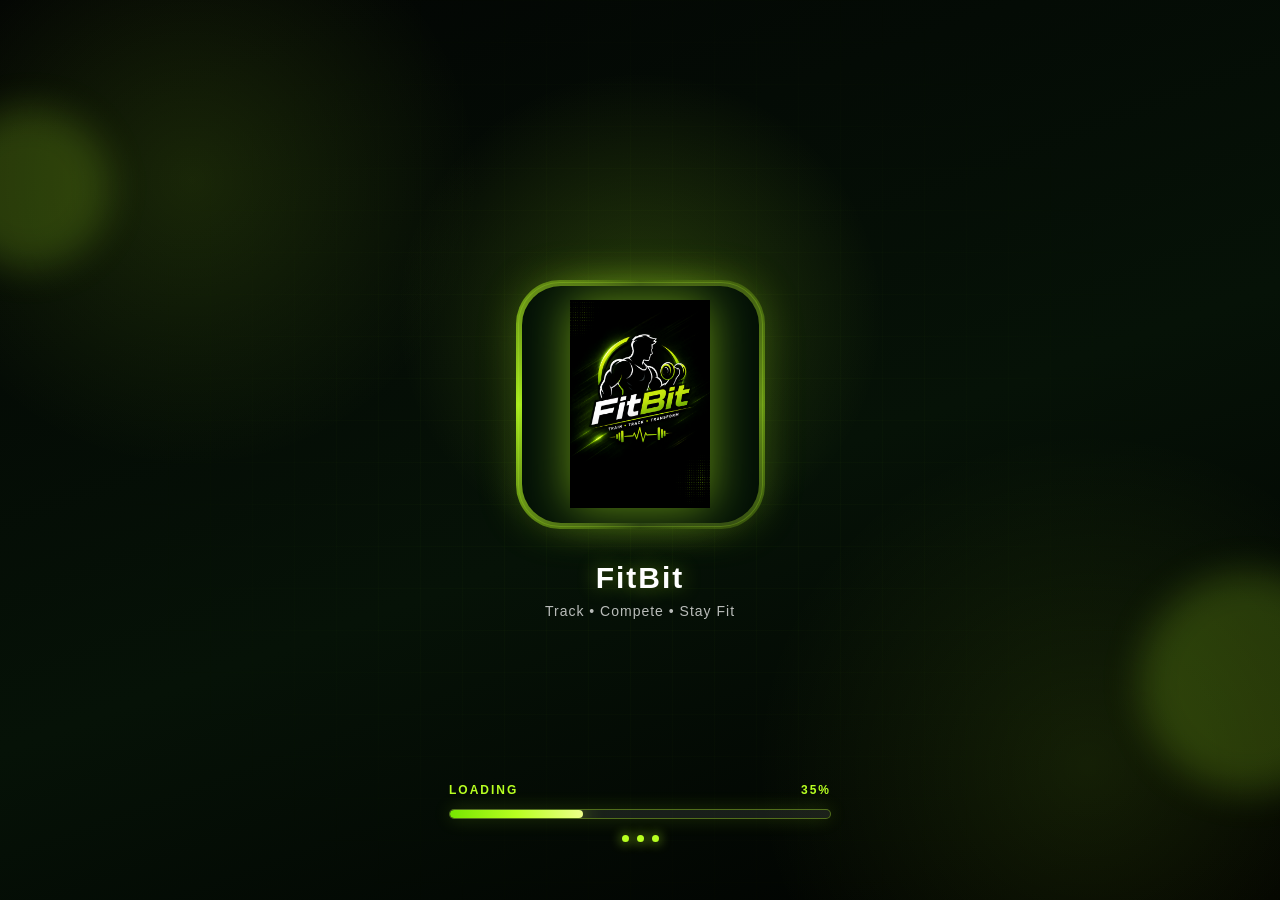
<file: index.html>
<!DOCTYPE html>
<html lang="en">
<head>
  <meta charset="UTF-8">
  <meta name="viewport" content="width=device-width, initial-scale=1.0">
  <title>FitBit Splash</title>

  <style>
    * {
      margin: 0;
      padding: 0;
      box-sizing: border-box;
      font-family: "Poppins", Arial, sans-serif;
    }

    html, body {
      width: 100%;
      height: 100%;
      overflow: hidden;
      background: #020403;
    }

    body {
      display: flex;
      align-items: center;
      justify-content: center;
      color: #fff;
    }

    .splash-screen {
      width: 100%;
      height: 100vh;
      height: 100dvh;
      position: relative;
      overflow: hidden;
      display: flex;
      align-items: center;
      justify-content: center;
      background:
        radial-gradient(circle at 50% 35%, rgba(183,255,33,0.18), transparent 28%),
        radial-gradient(circle at 15% 20%, rgba(183,255,33,0.12), transparent 22%),
        radial-gradient(circle at 85% 85%, rgba(183,255,33,0.10), transparent 25%),
        linear-gradient(160deg, #020403, #061207 55%, #000);
    }

    .orb {
      position: absolute;
      border-radius: 50%;
      background: rgba(183,255,33,0.18);
      filter: blur(18px);
      animation: moveOrb 6s ease-in-out infinite alternate;
    }

    .orb.one {
      width: 160px;
      height: 160px;
      top: 12%;
      left: -50px;
    }

    .orb.two {
      width: 220px;
      height: 220px;
      right: -80px;
      bottom: 12%;
      animation-delay: 1.2s;
    }

    .grid-lines {
      position: absolute;
      inset: 0;
      background-image:
        linear-gradient(rgba(183,255,33,0.06) 1px, transparent 1px),
        linear-gradient(90deg, rgba(183,255,33,0.06) 1px, transparent 1px);
      background-size: 42px 42px;
      mask-image: radial-gradient(circle at center, black 0%, transparent 72%);
      opacity: 0.5;
    }

    .splash-content {
      position: relative;
      z-index: 5;
      width: 100%;
      max-width: 430px;
      min-height: 100%;
      padding: 34px 24px;
      display: flex;
      flex-direction: column;
      align-items: center;
      justify-content: center;
      text-align: center;
    }

    .logo-card {
      width: 245px;
      height: 245px;
      border-radius: 42px;
      display: flex;
      align-items: center;
      justify-content: center;
      background: rgba(255,255,255,0.04);
      border: 1px solid rgba(183,255,33,0.25);
      box-shadow:
        0 0 40px rgba(183,255,33,0.25),
        inset 0 0 35px rgba(183,255,33,0.08);
      backdrop-filter: blur(12px);
      position: relative;
      animation: logoPop 1s ease forwards, floatLogo 3.2s ease-in-out infinite 1s;
    }

    .logo-card::before {
      content: "";
      position: absolute;
      inset: -3px;
      border-radius: 44px;
      background: conic-gradient(
        from 180deg,
        transparent,
        rgba(183,255,33,0.9),
        transparent,
        rgba(183,255,33,0.45),
        transparent
      );
      z-index: -1;
      animation: rotateBorder 4s linear infinite;
    }

    .logo-card::after {
      content: "";
      position: absolute;
      inset: 3px;
      border-radius: 39px;
      background: #031006;
      z-index: -1;
    }

    .logo-card img {
      width: 86%;
      height: 86%;
      object-fit: contain;
      filter: drop-shadow(0 0 24px rgba(183,255,33,0.55));
    }

    .app-name {
      margin-top: 34px;
      font-size: 30px;
      font-weight: 900;
      letter-spacing: 2px;
      color: #ffffff;
      text-shadow: 0 0 20px rgba(183,255,33,0.45);
      animation: fadeUp 0.8s ease forwards 0.4s;
      opacity: 0;
    }

    .tagline {
      margin-top: 8px;
      font-size: 14px;
      color: rgba(255,255,255,0.72);
      letter-spacing: 1px;
      animation: fadeUp 0.8s ease forwards 0.65s;
      opacity: 0;
    }

    .loading-area {
      position: absolute;
      bottom: 58px;
      left: 24px;
      right: 24px;
      animation: fadeUp 0.8s ease forwards 0.9s;
      opacity: 0;
    }

    .loading-top {
      display: flex;
      align-items: center;
      justify-content: space-between;
      margin-bottom: 12px;
      color: #b7ff21;
      font-size: 12px;
      font-weight: 800;
      letter-spacing: 2px;
    }

    .progress-box {
      width: 100%;
      height: 10px;
      border-radius: 999px;
      background: rgba(255,255,255,0.09);
      border: 1px solid rgba(183,255,33,0.35);
      overflow: hidden;
      box-shadow: 0 0 18px rgba(183,255,33,0.18);
    }

    .progress-fill {
      width: 0%;
      height: 100%;
      border-radius: 999px;
      background: linear-gradient(90deg, #77e600, #b7ff21, #ecff8a);
      box-shadow: 0 0 22px rgba(183,255,33,0.9);
      transition: width 0.18s ease;
    }

    .dots {
      margin-top: 16px;
      display: flex;
      justify-content: center;
      gap: 8px;
    }

    .dots span {
      width: 7px;
      height: 7px;
      border-radius: 50%;
      background: #b7ff21;
      box-shadow: 0 0 12px #b7ff21;
      animation: dotPulse 1s ease-in-out infinite;
    }

    .dots span:nth-child(2) {
      animation-delay: 0.15s;
    }

    .dots span:nth-child(3) {
      animation-delay: 0.3s;
    }

    @keyframes logoPop {
      from {
        opacity: 0;
        transform: scale(0.72) rotate(-8deg);
      }
      to {
        opacity: 1;
        transform: scale(1) rotate(0);
      }
    }

    @keyframes floatLogo {
      0%, 100% {
        transform: translateY(0);
      }
      50% {
        transform: translateY(-12px);
      }
    }

    @keyframes rotateBorder {
      to {
        transform: rotate(360deg);
      }
    }

    @keyframes fadeUp {
      from {
        opacity: 0;
        transform: translateY(18px);
      }
      to {
        opacity: 1;
        transform: translateY(0);
      }
    }

    @keyframes moveOrb {
      from {
        transform: translate(0, 0) scale(1);
      }
      to {
        transform: translate(35px, -25px) scale(1.15);
      }
    }

    @keyframes dotPulse {
      0%, 100% {
        opacity: 0.25;
        transform: scale(0.8);
      }
      50% {
        opacity: 1;
        transform: scale(1.25);
      }
    }

    @media (max-width: 480px) {
      .logo-card {
        width: 210px;
        height: 210px;
        border-radius: 36px;
      }

      .app-name {
        font-size: 26px;
      }

      .tagline {
        font-size: 13px;
      }

      .loading-area {
        bottom: 42px;
      }
    }

    @media (max-height: 620px) {
      .logo-card {
        width: 180px;
        height: 180px;
      }

      .app-name {
        margin-top: 22px;
      }

      .loading-area {
        bottom: 28px;
      }
    }
  </style>
</head>

<body>

  <section class="splash-screen">
    <div class="orb one"></div>
    <div class="orb two"></div>
    <div class="grid-lines"></div>

    <div class="splash-content">

      <div class="logo-card">
        <img src="images/flash.png" alt="FitBit Logo">
      </div>

      <h1 class="app-name">FitBit</h1>
      <p class="tagline">Track • Compete • Stay Fit</p>

      <div class="loading-area">
        <div class="loading-top">
          <span>LOADING</span>
          <span id="percentText">0%</span>
        </div>

        <div class="progress-box">
          <div class="progress-fill" id="progressFill"></div>
        </div>

        <div class="dots">
          <span></span>
          <span></span>
          <span></span>
        </div>
      </div>

    </div>
  </section>

  <script>
    const progressFill = document.getElementById("progressFill");
    const percentText = document.getElementById("percentText");

    let progress = 0;

    const interval = setInterval(() => {
      progress += Math.floor(Math.random() * 5) + 2;

      if (progress >= 100) {
        progress = 100;
        clearInterval(interval);

        setTimeout(() => {
          window.location.href = "auth.html";
        }, 450);
      }

      progressFill.style.width = progress + "%";
      percentText.textContent = progress + "%";
    }, 90);
  </script>

</body>
</html>
</file>
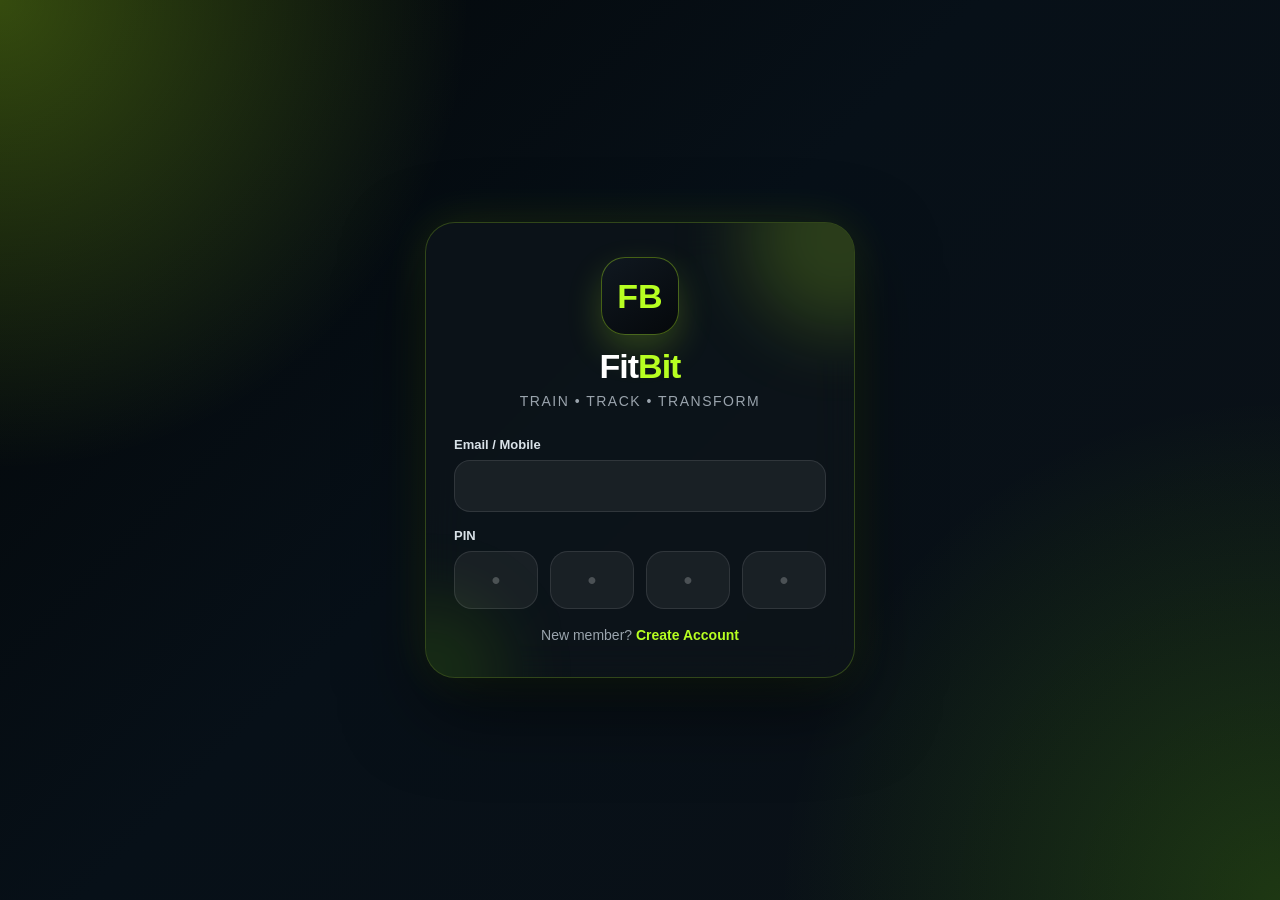
<file: auth.html>
<!DOCTYPE html>
<html lang="en">
<head>
  <meta charset="UTF-8">
  <title>FitBit | Auth</title>
  <meta name="viewport" content="width=device-width, initial-scale=1.0">

  <link rel="stylesheet" href="css/style.css">

  <style>
    :root {
      --dark: #060b0f;
      --card: rgba(13, 20, 26, 0.88);
      --card-2: rgba(255, 255, 255, 0.06);
      --green: #b7ff21;
      --green-2: #73e600;
      --white: #ffffff;
      --muted: #9aa4ad;
      --border: rgba(183, 255, 33, 0.22);
      --shadow: rgba(183, 255, 33, 0.28);
    }

    * {
      box-sizing: border-box;
    }

    body.auth-page {
      margin: 0;
      min-height: 100vh;
      font-family: "Poppins", Arial, sans-serif;
      background:
        radial-gradient(circle at top left, rgba(183,255,33,.28), transparent 30%),
        radial-gradient(circle at bottom right, rgba(115,230,0,.18), transparent 32%),
        linear-gradient(135deg, #030607, #071018 45%, #0b1117);
      display: flex;
      align-items: center;
      justify-content: center;
      padding: 22px;
      color: var(--white);
      overflow-x: hidden;
    }

    .auth-box {
      width: 100%;
      max-width: 430px;
      padding: 34px 28px;
      border-radius: 30px;
      background: var(--card);
      border: 1px solid var(--border);
      box-shadow:
        0 30px 80px rgba(0,0,0,.55),
        0 0 45px rgba(183,255,33,.12);
      backdrop-filter: blur(18px);
      position: relative;
      overflow: hidden;
    }

    .auth-box::before {
      content: "";
      position: absolute;
      width: 190px;
      height: 190px;
      background: rgba(183,255,33,.18);
      border-radius: 50%;
      top: -80px;
      right: -80px;
      filter: blur(35px);
    }

    .auth-box::after {
      content: "";
      position: absolute;
      width: 150px;
      height: 150px;
      background: rgba(115,230,0,.12);
      border-radius: 50%;
      bottom: -70px;
      left: -70px;
      filter: blur(35px);
    }

    .logo,
    form {
      position: relative;
      z-index: 2;
    }

    .logo {
      text-align: center;
      margin-bottom: 28px;
    }

    .app-mark {
      width: 78px;
      height: 78px;
      margin: 0 auto 14px;
      border-radius: 24px;
      background: linear-gradient(145deg, #101820, #05080b);
      border: 1px solid rgba(183,255,33,.35);
      display: flex;
      align-items: center;
      justify-content: center;
      color: var(--green);
      font-size: 34px;
      font-weight: 900;
      box-shadow: 0 15px 35px rgba(183,255,33,.2);
    }

    .logo h1 {
      margin: 0;
      font-size: 34px;
      line-height: 1;
      letter-spacing: -1px;
      color: var(--white);
    }

    .logo h1 span {
      color: var(--green);
    }

    .logo p {
      margin: 10px 0 0;
      color: var(--muted);
      font-size: 14px;
      letter-spacing: 1.5px;
      text-transform: uppercase;
    }

    .form-group {
      margin-bottom: 16px;
    }

    .form-group label {
      display: block;
      margin-bottom: 8px;
      color: #d9e2e8;
      font-size: 13px;
      font-weight: 700;
    }

    .form-group input,
    .form-group select {
      width: 100%;
      height: 52px;
      border-radius: 16px;
      border: 1px solid rgba(255,255,255,.1);
      background: var(--card-2);
      color: var(--white);
      padding: 0 16px;
      outline: none;
      font-size: 15px;
      transition: .25s ease;
    }

    .form-group select option {
      background: #0b1117;
      color: #fff;
    }

    .form-group input:focus,
    .form-group select:focus {
      border-color: var(--green);
      box-shadow: 0 0 0 4px rgba(183,255,33,.12);
      background: rgba(255,255,255,.09);
    }

    .pin-boxes {
      display: grid;
      grid-template-columns: repeat(4, 1fr);
      gap: 12px;
    }

    .pin-boxes input {
      height: 58px;
      padding: 0;
      text-align: center;
      font-size: 24px;
      font-weight: 900;
      letter-spacing: 0;
      border-radius: 18px;
      color: var(--green);
      caret-color: var(--green);
    }

    .pin-boxes input::placeholder {
      color: rgba(255,255,255,.22);
    }

    .pin-boxes input.filled {
      border-color: rgba(183,255,33,.55);
      background: rgba(183,255,33,.09);
      box-shadow: 0 0 0 4px rgba(183,255,33,.08);
    }

    button {
      height: 54px;
      border: 0;
      border-radius: 17px;
      cursor: pointer;
      font-size: 16px;
      font-weight: 900;
      color: #071018;
      background: linear-gradient(135deg, var(--green), var(--green-2));
      box-shadow: 0 16px 35px var(--shadow);
      transition: .25s ease;
    }

    button:hover {
      transform: translateY(-2px);
      box-shadow: 0 20px 45px rgba(183,255,33,.34);
    }

    button:disabled {
      cursor: not-allowed;
      transform: none;
    }

    .login-status {
      display: none;
      text-align: center;
      margin-top: 8px;
      color: var(--green);
      font-size: 14px;
      font-weight: 800;
    }

    .toggle-text {
      text-align: center;
      margin-top: 18px;
      color: var(--muted);
      font-size: 14px;
    }

    .toggle-text span {
      color: var(--green);
      font-weight: 800;
      cursor: pointer;
    }

    .toggle-text span:hover {
      text-decoration: underline;
    }

    @media (max-width: 480px) {
      .auth-box {
        padding: 28px 20px;
        border-radius: 24px;
      }

      .logo h1 {
        font-size: 30px;
      }

      .pin-boxes {
        gap: 10px;
      }

      .pin-boxes input {
        height: 54px;
        font-size: 22px;
      }
    }
  </style>
</head>

<body class="auth-page">

<div class="auth-box">
  <div class="logo">
    <div class="app-mark">FB</div>
    <h1>Fit<span>Bit</span></h1>
    <p>Train • Track • Transform</p>
  </div>

  <form id="loginForm">
    <div class="form-group">
      <label>Email / Mobile</label>
      <input type="text" id="loginId" required>
    </div>

    <div class="form-group">
      <label>PIN</label>

      <div class="pin-boxes" data-target="loginPin">
        <input type="password" inputmode="numeric" pattern="[0-9]*" maxlength="1" placeholder="•">
        <input type="password" inputmode="numeric" pattern="[0-9]*" maxlength="1" placeholder="•">
        <input type="password" inputmode="numeric" pattern="[0-9]*" maxlength="1" placeholder="•">
        <input type="password" inputmode="numeric" pattern="[0-9]*" maxlength="1" placeholder="•">
      </div>

      <input type="hidden" id="loginPin" required>
    </div>

    <p class="login-status" id="loginStatus">Checking PIN...</p>

    <div class="toggle-text">
      New member? <span onclick="toggleAuth()">Create Account</span>
    </div>
  </form>

  <form id="registerForm" style="display:none;">
    <div class="form-group">
      <label>Full Name</label>
      <input type="text" id="regName" required>
    </div>

    <div class="form-group">
      <label>Email</label>
      <input type="email" id="regEmail" required>
    </div>

    <div class="form-group">
      <label>Mobile</label>
      <input type="tel" inputmode="numeric" pattern="[0-9]*" id="regMobile" maxlength="10" required>
    </div>

    <div class="form-group">
      <label>Fitness Goal</label>
      <select id="regGoal">
        <option>Fat Loss</option>
        <option>Muscle Gain</option>
        <option>Strength</option>
        <option>Consistency</option>
        <option>General Fitness</option>
      </select>
    </div>

    <div class="form-group">
      <label>Create 4 Digit PIN</label>

      <div class="pin-boxes" data-target="regPin">
        <input type="password" inputmode="numeric" pattern="[0-9]*" maxlength="1" placeholder="•">
        <input type="password" inputmode="numeric" pattern="[0-9]*" maxlength="1" placeholder="•">
        <input type="password" inputmode="numeric" pattern="[0-9]*" maxlength="1" placeholder="•">
        <input type="password" inputmode="numeric" pattern="[0-9]*" maxlength="1" placeholder="•">
      </div>

      <input type="hidden" id="regPin" required>
    </div>

    <button type="submit" id="registerBtn" style="width:100%">Register</button>

    <div class="toggle-text">
      Already registered? <span onclick="toggleAuth()">Login</span>
    </div>
  </form>
</div>

<script src="js/app.js"></script>

<script>
console.log("✅ Auth page script loaded");

const LOGIN_ID_KEY = "fitbit_last_login_id";

const loginForm = document.getElementById("loginForm");
const registerForm = document.getElementById("registerForm");

const loginId = document.getElementById("loginId");
const loginPin = document.getElementById("loginPin");
const loginStatus = document.getElementById("loginStatus");

const regName = document.getElementById("regName");
const regEmail = document.getElementById("regEmail");
const regMobile = document.getElementById("regMobile");
const regGoal = document.getElementById("regGoal");
const regPin = document.getElementById("regPin");
const registerBtn = document.getElementById("registerBtn");

let isLoggingIn = false;

const savedLoginId = localStorage.getItem(LOGIN_ID_KEY);
if (savedLoginId) {
  loginId.value = savedLoginId;
}

function setupPinBoxes() {
  document.querySelectorAll(".pin-boxes").forEach((group) => {
    const targetId = group.dataset.target;
    const hiddenInput = document.getElementById(targetId);
    const boxes = Array.from(group.querySelectorAll("input"));

    function updatePinValue() {
      hiddenInput.value = boxes.map(box => box.value).join("");

      boxes.forEach(box => {
        box.classList.toggle("filled", box.value !== "");
      });

      if (targetId === "loginPin" && hiddenInput.value.length === 4) {
        autoLogin();
      }
    }

    boxes.forEach((box, index) => {
      box.addEventListener("input", function () {
        this.value = this.value.replace(/\D/g, "").slice(0, 1);

        if (this.value && index < boxes.length - 1) {
          boxes[index + 1].focus();
        }

        updatePinValue();
      });

      box.addEventListener("keydown", function (e) {
        if (e.key === "Backspace" && !this.value && index > 0) {
          boxes[index - 1].focus();
        }

        if (e.key === "ArrowLeft" && index > 0) {
          boxes[index - 1].focus();
        }

        if (e.key === "ArrowRight" && index < boxes.length - 1) {
          boxes[index + 1].focus();
        }
      });

      box.addEventListener("paste", function (e) {
        e.preventDefault();

        const pasted = (e.clipboardData || window.clipboardData)
          .getData("text")
          .replace(/\D/g, "")
          .slice(0, 4);

        pasted.split("").forEach((digit, i) => {
          if (boxes[i]) {
            boxes[i].value = digit;
          }
        });

        updatePinValue();

        const nextIndex = Math.min(pasted.length, boxes.length - 1);
        boxes[nextIndex].focus();
      });
    });
  });
}

function clearPinBoxes(targetId) {
  const group = document.querySelector(`.pin-boxes[data-target="${targetId}"]`);
  const hiddenInput = document.getElementById(targetId);

  if (!group || !hiddenInput) return;

  group.querySelectorAll("input").forEach(input => {
    input.value = "";
    input.classList.remove("filled");
    input.disabled = false;
  });

  hiddenInput.value = "";
}

function disablePinBoxes(targetId, disabled) {
  const group = document.querySelector(`.pin-boxes[data-target="${targetId}"]`);
  if (!group) return;

  group.querySelectorAll("input").forEach(input => {
    input.disabled = disabled;
  });
}

setupPinBoxes();

function toggleAuth() {
  const isLogin = loginForm.style.display !== "none";

  loginForm.style.display = isLogin ? "none" : "block";
  registerForm.style.display = isLogin ? "block" : "none";

  loginForm.reset();
  registerForm.reset();

  clearPinBoxes("loginPin");
  clearPinBoxes("regPin");

  isLoggingIn = false;
  loginStatus.style.display = "none";

  const savedLoginId = localStorage.getItem(LOGIN_ID_KEY);
  if (savedLoginId) {
    loginId.value = savedLoginId;
  }
}

function setButtonLoading(button, loading, text) {
  button.disabled = loading;
  button.textContent = loading ? "Processing..." : text;
  button.style.opacity = loading ? "0.7" : "1";
}

async function autoLogin() {
  if (isLoggingIn) return;

  const loginValue = loginId.value.trim().toLowerCase();
  const pinValue = loginPin.value.trim();

  if (!loginValue || !pinValue) {
    alert("Please enter email/mobile and PIN");
    clearPinBoxes("loginPin");
    return;
  }

  localStorage.setItem(LOGIN_ID_KEY, loginValue);

  if (!/^\d{4}$/.test(pinValue)) {
    alert("PIN must be exactly 4 digits");
    clearPinBoxes("loginPin");
    return;
  }

  isLoggingIn = true;
  loginStatus.textContent = "Checking PIN...";
  loginStatus.style.display = "block";
  disablePinBoxes("loginPin", true);

  try {
    const data = await apiRequest({
      action: "login",
      login_id: loginValue,
      pin: pinValue
    });

    if (data.status === "success" && data.user && data.user.member_id) {
      const saved = saveUser(data.user);

      if (saved) {
        loginStatus.textContent = "Login successful...";
        window.location.replace("dashboard.html");
      } else {
        alert("Login saved failed. Please try again.");
        resetAutoLogin();
      }
    } else {
      alert(data.message || "Invalid login details");
      resetAutoLogin();
    }

  } catch (err) {
    alert("Login failed. Please try again.");
    resetAutoLogin();
  }
}

function resetAutoLogin() {
  isLoggingIn = false;
  loginStatus.style.display = "none";
  clearPinBoxes("loginPin");
  disablePinBoxes("loginPin", false);

  const firstPinBox = document.querySelector('.pin-boxes[data-target="loginPin"] input');
  if (firstPinBox) firstPinBox.focus();
}

loginForm.addEventListener("submit", function (e) {
  e.preventDefault();
});

registerForm.addEventListener("submit", async function (e) {
  e.preventDefault();

  const nameValue = regName.value.trim();
  const emailValue = regEmail.value.trim().toLowerCase();
  const mobileValue = regMobile.value.trim();
  const pinValue = regPin.value.trim();

  if (!nameValue || !emailValue || !mobileValue || !pinValue) {
    alert("Please fill all required fields");
    return;
  }

  if (!/^\d{10}$/.test(mobileValue)) {
    alert("Please enter valid 10 digit mobile number");
    return;
  }

  if (!/^\d{4}$/.test(pinValue)) {
    alert("PIN must be exactly 4 digits");
    return;
  }

  setButtonLoading(registerBtn, true, "Register");

  try {
    const data = await apiRequest({
      action: "register",
      name: nameValue,
      email: emailValue,
      mobile: mobileValue,
      fitness_goal: regGoal.value,
      pin: pinValue
    });

    if (data.status === "success") {
      alert("Registration successful. Please login.");

      localStorage.setItem(LOGIN_ID_KEY, emailValue);

      registerForm.reset();
      clearPinBoxes("regPin");

      registerForm.style.display = "none";
      loginForm.style.display = "block";
      loginId.value = emailValue;
    } else {
      alert(data.message || "Registration failed");
    }

  } catch (err) {
    alert("Registration failed. Please try again.");
  }

  setButtonLoading(registerBtn, false, "Register");
});
</script>

</body>
</html>
</file>
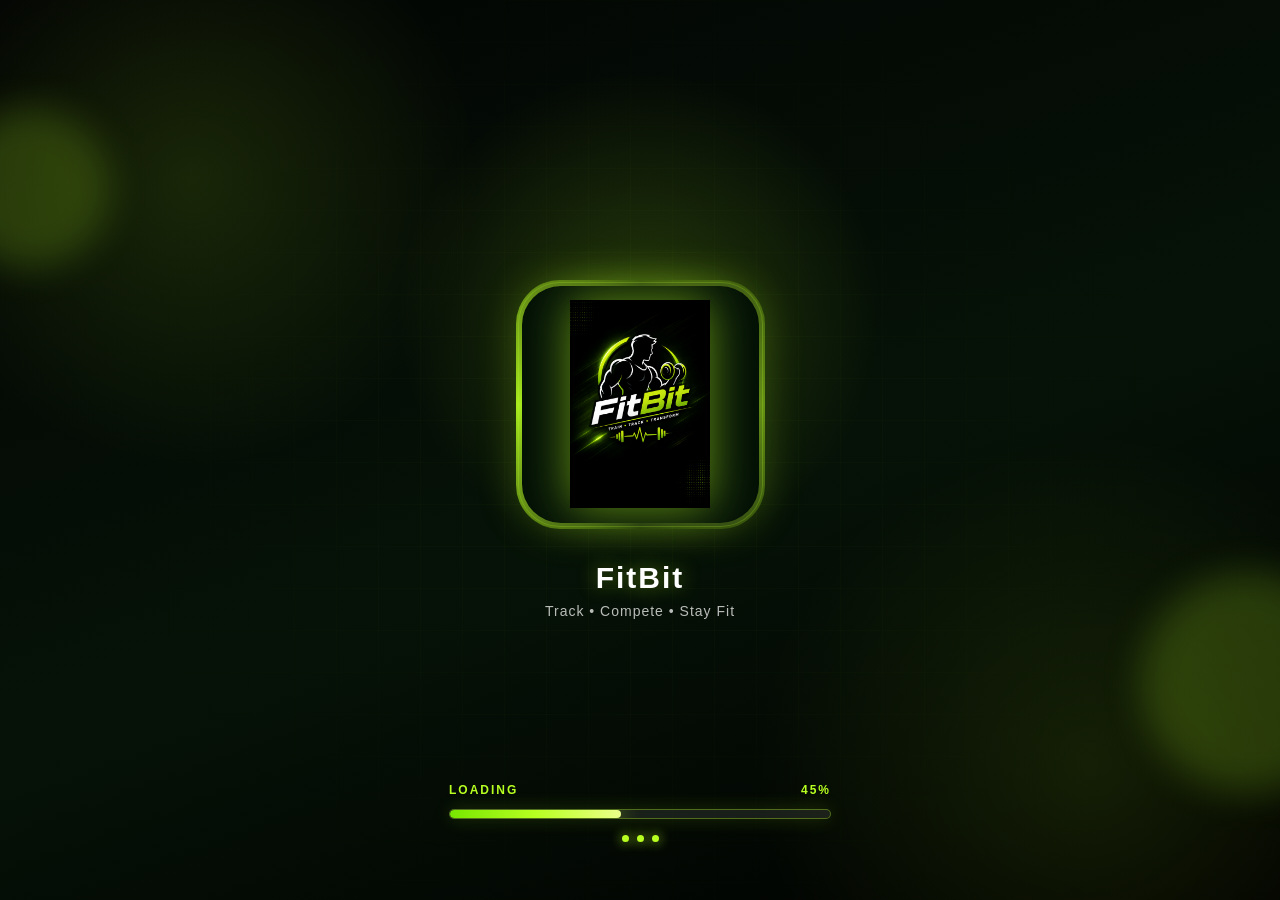
<file: dashboard.html>
<!DOCTYPE html>
<html lang="en">
<head>
  <meta charset="UTF-8">
  <title>Dashboard | FitProof</title>
  <meta name="viewport" content="width=device-width, initial-scale=1.0">
  <link rel="stylesheet" href="css/style.css">
</head>
<body>

<div class="app-layout">

  <button class="mobile-menu" onclick="document.querySelector('.sidebar').classList.toggle('show')">☰ Menu</button>

  <aside class="sidebar">
    <h2>FitProof</h2>
    <a class="active" href="dashboard.html">Dashboard</a>
    <a href="submit-task.html">Submit Daily Task</a>
    <a href="verify-task.html">Verify Tasks</a>
    <a href="leaderboard.html">Leaderboard</a>
    <a href="profile.html">Profile</a>
    <a href="rules.html">Rules</a>
    <a href="#" onclick="logout()">Logout</a>
  </aside>

  <main class="main">

    <div class="topbar">
      <div>
        <h1>Hello, <span data-user-name></span></h1>
        <p>Protect your streak, earn points, and stay away from the Comeback Board 😂</p>
      </div>
      <a href="submit-task.html" class="btn" onclick="showLinkProcessing(this)">Submit Today</a>
    </div>

    <div class="grid grid-4">
      <div class="card stat-card">
        <h3 id="validDays">0</h3>
        <p>Valid Gym Days</p>
      </div>

      <div class="card stat-card streak-card">
        <h3 id="streak">0</h3>
        <p>Current Streak 🔥</p>
      </div>

      <div class="card stat-card">
        <h3 id="points">0</h3>
        <p>Total Points</p>
      </div>

      <div class="card stat-card">
        <h3 id="rank">--</h3>
        <p>Monthly Rank</p>
      </div>
    </div>

    <h2 class="section-title">🔥 Streak Focus</h2>

    <div class="grid grid-2">

      <div class="card highlight-card" id="lowestStreakCard">
        <h3>Loading...</h3>
        <p>Checking lowest streak member...</p>
      </div>

      <div class="card">
        <h3>😂 Friendly Tease</h3>
        <p style="margin:10px 0;color:var(--muted);">
          Send a fun reminder to the lowest streak member. Keep it friendly.
        </p>

        <div class="form-group">
          <label>Select Message</label>
          <select id="teaseMessage">
            <option>Streak dekh ke dumbbells bhi sad ho gaye 😂</option>
            <option>Gym membership hai ya decoration item? 😄</option>
            <option>Bro ka streak rest day pe chala gaya 💀</option>
            <option>Mirror selfie se body nahi banegi champion 😂</option>
            <option>Protein shake ready hai, bas banda missing hai 💪</option>
            <option>Gym bag bhi soch raha hoga: mujhe kab use karoge? 😭</option>
            <option>Consistency ka naam suna hai kabhi? 😂</option>
            <option>Aaj workout kar lo, warna streak aur ego dono down 📉</option>
            <option>Bro ka motivation airplane mode pe hai kya? ✈️</option>
            <option>Leaderboard tumhara wait nahi karega champion 🔥</option>
            <option>Streak zero, excuses hero 😂</option>
            <option>Gym wale bhi pooch rahe: bhai kidhar gayab ho? 😄</option>
            <option>Sofa champion se gym warrior banne ka time aa gaya 💪</option>
            <option>Bro, calories burn karo excuses nahi 🔥</option>
            <option>Comeback nahi kiya toh tease wall permanent ho jayegi 😂</option>
          </select>
        </div>

        <button id="sendTeaseBtn" onclick="sendTeaseToLowest(this)">
  Send Friendly Tease
</button>
      </div>

    </div>

    <h2 class="section-title">🏆 Top Streak Holders</h2>

    <div class="grid grid-3" id="topStreakMembers">
      <div class="card">Loading top streak members...</div>
    </div>

    <h2 class="section-title">💬 Tease Wall</h2>

    <div class="card" id="teaseWall">
      Loading teases...
    </div>

    <h2 class="section-title">Recent Activity</h2>

    <div class="table-box">
      <table>
        <thead>
          <tr>
            <th>Date</th>
            <th>Workout Type</th>
            <th>Duration</th>
            <th>Status</th>
            <th>Points</th>
          </tr>
        </thead>

        <tbody id="recentActivity">
          <tr>
            <td colspan="5">Loading...</td>
          </tr>
        </tbody>
      </table>
    </div>

  </main>
</div>

<script src="js/app.js"></script>

<script>
const loggedUser = getUser();

if (!loggedUser) {
  window.location.replace("index.html");
} else {
  showUserName();

  let lowestMember = null;

  const validDaysEl = document.getElementById("validDays");
  const streakEl = document.getElementById("streak");
  const pointsEl = document.getElementById("points");
  const rankEl = document.getElementById("rank");
  const recentActivityEl = document.getElementById("recentActivity");
  const lowestStreakCardEl = document.getElementById("lowestStreakCard");
  const topStreakMembersEl = document.getElementById("topStreakMembers");
  const teaseWallEl = document.getElementById("teaseWall");
  const teaseMessageEl = document.getElementById("teaseMessage");

  function setButtonLoading(button, loading, normalText) {
    if (!button) return;

    if (!button.dataset.originalText) {
      button.dataset.originalText = normalText || button.textContent;
    }

    button.disabled = loading;
    button.textContent = loading ? "Processing..." : button.dataset.originalText;
    button.style.opacity = loading ? "0.7" : "1";
    button.style.pointerEvents = loading ? "none" : "auto";
  }

  function setButtonSuccess(button, message) {
    if (!button) return;
    button.textContent = message || "Success ✅";
    button.style.opacity = "1";
  }

  function openWhatsAppGroupMessage(message) {
    const finalMessage =
`😂 FitProof Friendly Tease

${message}`;

    const whatsappUrl =
      "https://api.whatsapp.com/send?text=" + encodeURIComponent(finalMessage);

    window.location.href = whatsappUrl;
  }

  async function loadDashboard() {
    const data = await apiRequest({
      action: "getDashboard",
      member_id: loggedUser.member_id
    });

    if (data.status === "success") {
      if (validDaysEl) validDaysEl.textContent = data.valid_days || 0;
      if (streakEl) streakEl.textContent = data.current_streak || 0;
      if (pointsEl) pointsEl.textContent = data.total_points || 0;
      if (rankEl) rankEl.textContent = data.rank || "--";

      if (!recentActivityEl) return;

      recentActivityEl.innerHTML = "";

      if (!data.recent_tasks || data.recent_tasks.length === 0) {
        recentActivityEl.innerHTML = `<tr><td colspan="5">No activity found</td></tr>`;
        return;
      }

      data.recent_tasks.forEach(task => {
        const statusClass = String(task.status || "pending").toLowerCase();

        recentActivityEl.innerHTML += `
          <tr>
            <td>${formatDisplayDate(task.task_date)}</td>
            <td>${task.workout_type || "-"}</td>
            <td>${task.duration_minutes || 0} min</td>
            <td><span class="badge ${statusClass}">${task.status || "Pending"}</span></td>
            <td>${task.points || 0}</td>
          </tr>
        `;
      });
    } else {
      alert(data.message || "Dashboard loading failed");
    }
  }

  async function loadStreakFocus() {
    const data = await apiRequest({
      action: "getStreakFocus"
    });

    if (data.status === "success" && data.lowest_member) {
      lowestMember = data.lowest_member;

      if (lowestStreakCardEl) {
        lowestStreakCardEl.innerHTML = `
          <h3>🔥 Comeback Board</h3>
          <p><b>${lowestMember.member_name}</b> has the lowest streak right now.</p>
          <h2 style="font-size:42px;margin:12px 0;color:#ea580c;">
            ${lowestMember.current_streak || 0} Days
          </h2>
          <p>Comeback time! Aaj ka workout miss nahi hona chahiye 💪</p>
        `;
      }
    } else {
      lowestMember = null;

      if (lowestStreakCardEl) {
        lowestStreakCardEl.innerHTML = `
          <h3>No lowest member found</h3>
          <p>Data will appear after members start submitting valid workouts.</p>
        `;
      }
    }

    renderTopStreakMembers(data.top_streak_members || []);
  }

  function renderTopStreakMembers(members) {
    if (!topStreakMembersEl) return;

    topStreakMembersEl.innerHTML = "";

    if (!members.length) {
      topStreakMembersEl.innerHTML = `<div class="card">No streak data available.</div>`;
      return;
    }

    members.forEach((member, index) => {
      topStreakMembersEl.innerHTML += `
        <div class="card stat-card">
          <h3>#${index + 1}</h3>
          <p><b>${member.member_name}</b></p>
          <p>🔥 ${member.current_streak || 0} Day Streak</p>
          <p>${member.total_points || 0} Points</p>
        </div>
      `;
    });
  }

  async function sendTeaseToLowest(button) {
    if (!lowestMember) {
      alert("No lowest streak member found");
      return;
    }

    if (!teaseMessageEl) {
      alert("Tease message box not found");
      return;
    }

    if (String(loggedUser.member_id) === String(lowestMember.member_id)) {
      alert("You cannot tease yourself 😂");
      return;
    }

    const teaseText = teaseMessageEl.value.trim();

    if (!teaseText) {
      alert("Please select a tease message first 😂");
      return;
    }

    setButtonLoading(button, true, "Send Friendly Tease");

    const data = await apiRequest({
      action: "sendTease",
      from_member_id: loggedUser.member_id,
      from_member_name: loggedUser.name,
      to_member_id: lowestMember.member_id,
      to_member_name: lowestMember.member_name,
      message: teaseText,
      whatsapp_group_name: "User selected on WhatsApp",
      type: "Funny"
    });

    if (data.status === "success") {
      setButtonSuccess(button, "Saved ✅ Opening WhatsApp...");

      const whatsappMessage =
`${loggedUser.name} teased ${lowestMember.member_name} 😂

"${teaseText}"

🔥 ${lowestMember.member_name}, comeback time! Gym miss mat karo 💪`;

      openWhatsAppGroupMessage(whatsappMessage);

      setTimeout(() => {
        setButtonLoading(button, false, "Send Friendly Tease");
        loadTeaseWall();
      }, 1200);
    } else {
      alert(data.message || "Something went wrong");
      setButtonLoading(button, false, "Send Friendly Tease");
    }
  }

  window.sendTeaseToLowest = sendTeaseToLowest;

  async function loadTeaseWall() {
    if (!teaseWallEl) return;

    const data = await apiRequest({
      action: "getTeaseWall"
    });

    if (!data.teases || data.teases.length === 0) {
      teaseWallEl.innerHTML = "No teases yet.";
      return;
    }

    teaseWallEl.innerHTML = "";

    data.teases.forEach(t => {
      teaseWallEl.innerHTML += `
        <div class="tease-item">
          <strong>${t.from_member_name}</strong> teased 
          <strong>${t.to_member_name}</strong>
          <p>${t.message}</p>
          <span class="tease-time">${formatDisplayDate(t.created_at)}</span>
        </div>
      `;
    });
  }

  function formatDisplayDate(dateValue) {
    if (!dateValue) return "-";

    const date = new Date(dateValue);

    if (isNaN(date.getTime())) {
      return dateValue;
    }

    return date.toLocaleDateString("en-IN", {
      day: "2-digit",
      month: "short",
      year: "numeric"
    });
  }

  loadDashboard();
  loadStreakFocus();
  loadTeaseWall();
}
</script>

</body>
</html>
</file>
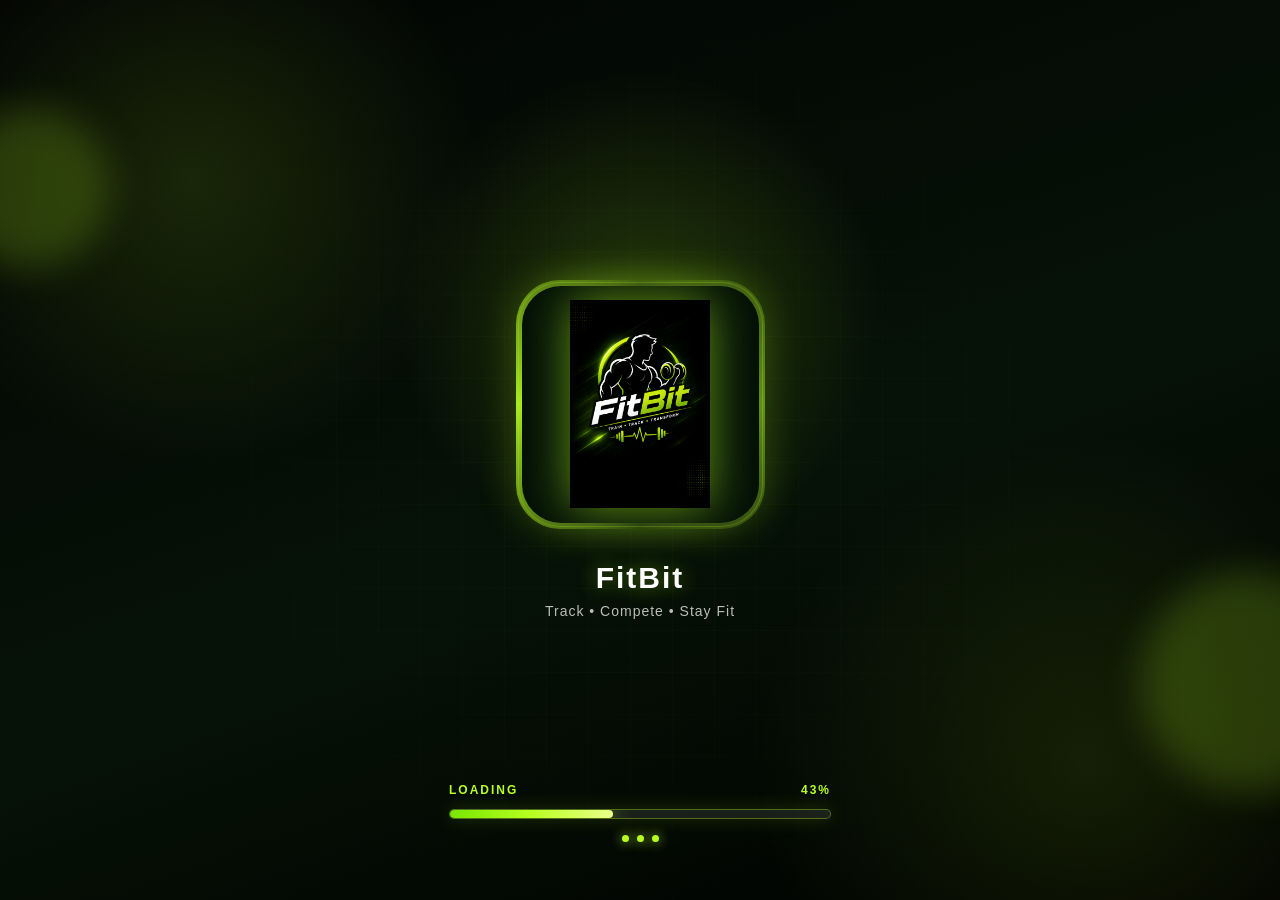
<file: leaderboard.html>
<!DOCTYPE html>
<html lang="en">
<head>
  <meta charset="UTF-8">
  <title>Leaderboard | FitProof</title>
  <meta name="viewport" content="width=device-width, initial-scale=1.0">
  <link rel="stylesheet" href="css/style.css">
</head>
<body>

<div class="app-layout">

  <button class="mobile-menu" onclick="document.querySelector('.sidebar').classList.toggle('show')">☰ Menu</button>

  <aside class="sidebar">
    <h2>FitProof</h2>
    <a href="dashboard.html">Dashboard</a>
    <a href="submit-task.html">Submit Daily Task</a>
    <a href="verify-task.html">Verify Tasks</a>
    <a class="active" href="leaderboard.html">Leaderboard</a>
    <a href="profile.html">Profile</a>
    <a href="rules.html">Rules</a>
    <a href="#" onclick="logout()">Logout</a>
  </aside>

  <main class="main">
    <div class="topbar">
      <div>
        <h1>Leaderboard</h1>
        <p>Rank is based on valid gym days, streak and points.</p>
      </div>
    </div>

    <div class="table-box">
      <table>
        <thead>
          <tr>
            <th>Rank</th>
            <th>Member</th>
            <th>Valid Days</th>
            <th>Streak</th>
            <th>Points</th>
            <th>Level</th>
          </tr>
        </thead>
        <tbody id="leaderboardBody">
          <tr><td colspan="6">Loading...</td></tr>
        </tbody>
      </table>
    </div>
  </main>
</div>

<script src="js/app.js"></script>
<script>
protectPage();

async function loadLeaderboard() {
  const data = await apiRequest({
    action: "getLeaderboard"
  });

  leaderboardBody.innerHTML = "";

  if (!data.leaderboard || data.leaderboard.length === 0) {
    leaderboardBody.innerHTML = `<tr><td colspan="6">No leaderboard data</td></tr>`;
    return;
  }

  data.leaderboard.forEach((row, index) => {
    leaderboardBody.innerHTML += `
      <tr>
        <td>#${index + 1}</td>
        <td>${row.member_name}</td>
        <td>${row.total_valid_days}</td>
        <td>${row.current_streak}</td>
        <td>${row.total_points}</td>
        <td>${row.level}</td>
      </tr>
    `;
  });
}

loadLeaderboard();
</script>

</body>
</html>
</file>
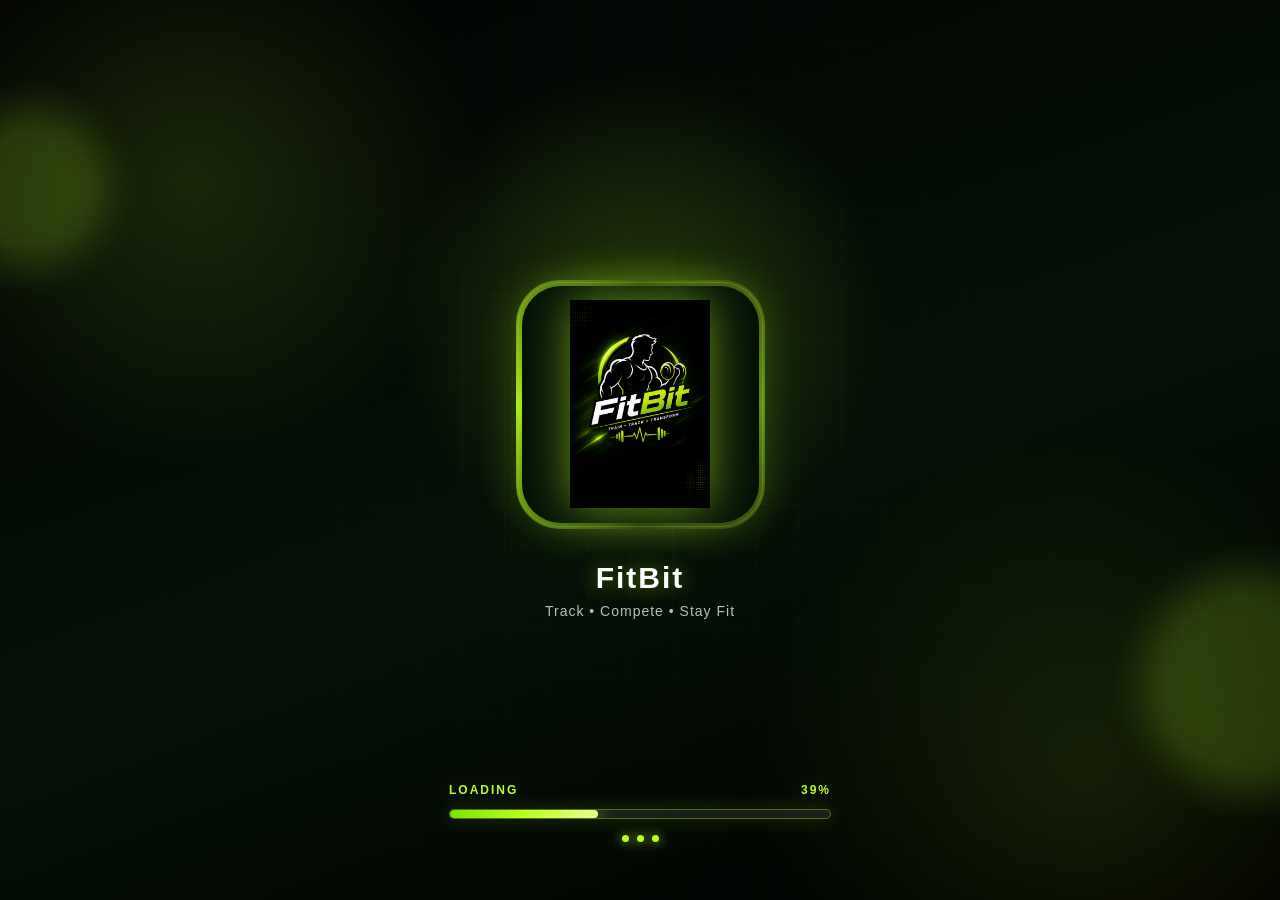
<file: profile.html>
<!DOCTYPE html>
<html lang="en">
<head>
  <meta charset="UTF-8">
  <title>Profile | FitProof</title>
  <meta name="viewport" content="width=device-width, initial-scale=1.0">
  <link rel="stylesheet" href="css/style.css">
</head>
<body>

<div class="app-layout">

  <button class="mobile-menu" onclick="document.querySelector('.sidebar').classList.toggle('show')">☰ Menu</button>

  <aside class="sidebar">
    <h2>FitProof</h2>
    <a href="dashboard.html">Dashboard</a>
    <a href="submit-task.html">Submit Daily Task</a>
    <a href="verify-task.html">Verify Tasks</a>
    <a href="leaderboard.html">Leaderboard</a>
    <a class="active" href="profile.html">Profile</a>
    <a href="rules.html">Rules</a>
    <a href="#" onclick="logout()">Logout</a>
  </aside>

  <main class="main">
    <div class="topbar">
      <div>
        <h1>My Profile</h1>
        <p>Manage your personal fitness details.</p>
      </div>
    </div>

    <div class="card">
      <form id="profileForm">
        <div class="grid grid-2">
          <div class="form-group">
            <label>Name</label>
            <input type="text" id="name">
          </div>

          <div class="form-group">
            <label>Email</label>
            <input type="email" id="email">
          </div>

          <div class="form-group">
            <label>Mobile</label>
            <input type="text" id="mobile">
          </div>

          <div class="form-group">
            <label>Fitness Goal</label>
            <select id="goal">
              <option>Fat Loss</option>
              <option>Muscle Gain</option>
              <option>Strength</option>
              <option>Consistency</option>
              <option>General Fitness</option>
            </select>
          </div>
        </div>

        <button type="submit">Update Profile</button>
      </form>
    </div>
  </main>
</div>

<script src="js/app.js"></script>
<script>
protectPage();

const user = getUser();

name.value = user.name || "";
email.value = user.email || "";
mobile.value = user.mobile || "";
goal.value = user.fitness_goal || "General Fitness";

profileForm.addEventListener("submit", async function(e) {
  e.preventDefault();

  const data = await apiRequest({
    action: "updateProfile",
    member_id: user.member_id,
    name: name.value,
    email: email.value,
    mobile: mobile.value,
    fitness_goal: goal.value
  });

  if (data.status === "success") {
    saveUser(data.user);
    alert("Profile updated successfully");
  } else {
    alert(data.message || "Profile update failed");
  }
});
</script>

</body>
</html>
</file>
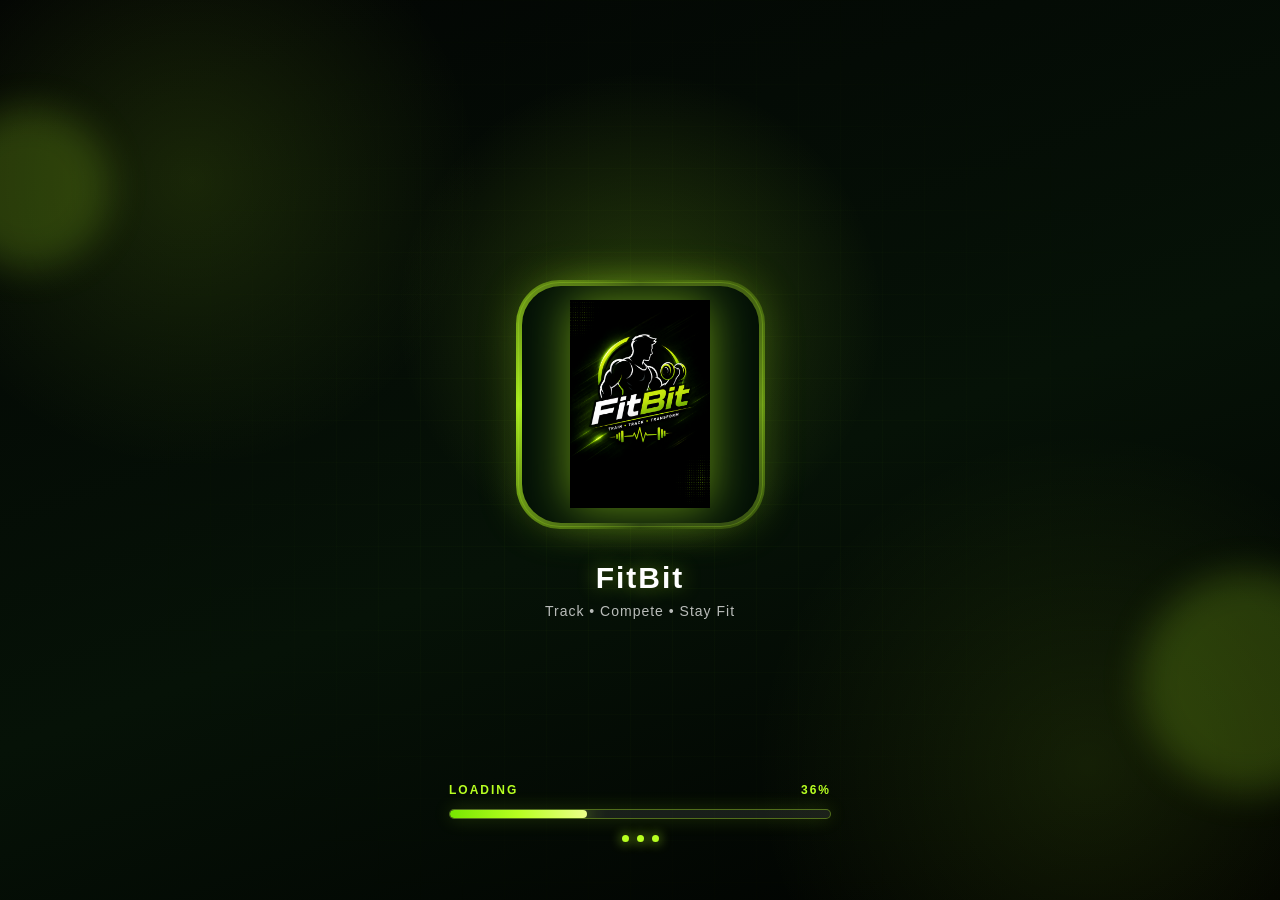
<file: rules.html>
<!DOCTYPE html>
<html lang="en">
<head>
  <meta charset="UTF-8">
  <title>Rules | FitProof</title>
  <meta name="viewport" content="width=device-width, initial-scale=1.0">
  <link rel="stylesheet" href="css/style.css">
</head>
<body>

<div class="app-layout">

  <button class="mobile-menu" onclick="document.querySelector('.sidebar').classList.toggle('show')">☰ Menu</button>

  <aside class="sidebar">
    <h2>FitProof</h2>
    <a href="dashboard.html">Dashboard</a>
    <a href="submit-task.html">Submit Daily Task</a>
    <a href="verify-task.html">Verify Tasks</a>
    <a href="leaderboard.html">Leaderboard</a>
    <a href="profile.html">Profile</a>
    <a class="active" href="rules.html">Rules</a>
    <a href="#" onclick="logout()">Logout</a>
  </aside>

  <main class="main">
    <div class="topbar">
      <div>
        <h1>Challenge Rules</h1>
        <p>Follow fair play rules to keep the tournament genuine.</p>
      </div>
    </div>

    <div class="grid grid-2">
      <div class="card">
        <h3>Submission Rules</h3>
        <br>
        <p>1. One workout submission per day.</p>
        <p>2. Task must be submitted with correct date.</p>
        <p>3. Fake proof may lead to rejection.</p>
        <p>4. Proof photo/link is recommended.</p>
      </div>

      <div class="card">
        <h3>Verification Rules</h3>
        <br>
        <p>1. Own task cannot be verified.</p>
        <p>2. Two different members must approve.</p>
        <p>3. Same member cannot verify twice.</p>
        <p>4. Two rejections can reject the task.</p>
      </div>

      <div class="card">
        <h3>Point System</h3>
        <br>
        <p>Valid gym day: 10 points</p>
        <p>30+ minutes workout: +5 points</p>
        <p>60+ minutes workout: +10 points</p>
        <p>Verification: +2 points</p>
      </div>

      <div class="card">
        <h3>Badges</h3>
        <br>
        <p>7-Day Streak</p>
        <p>15-Day Warrior</p>
        <p>30-Day Beast</p>
        <p>Monthly Champion</p>
      </div>
    </div>
  </main>
</div>

<script src="js/app.js"></script>
<script>
protectPage();
</script>

</body>
</html>
</file>
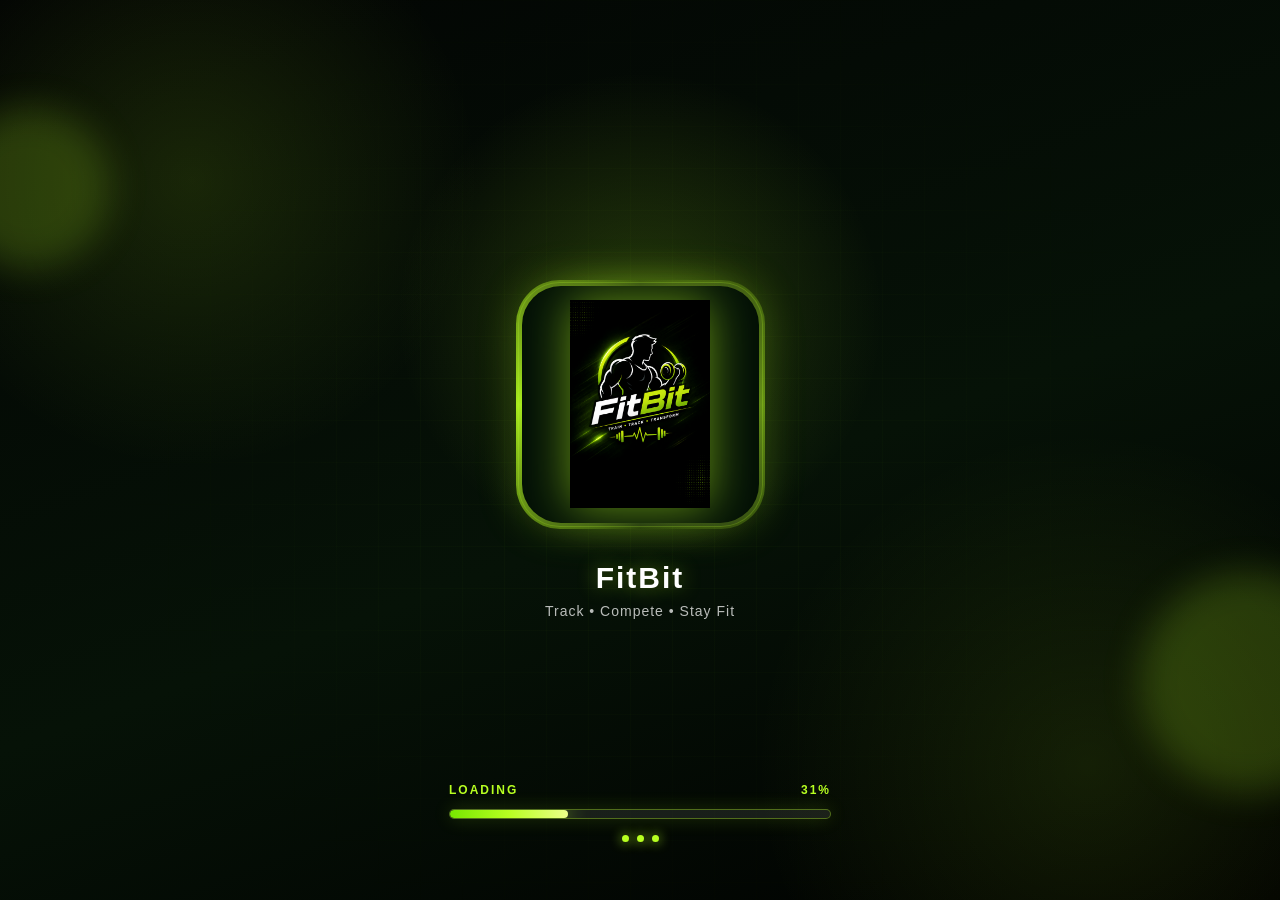
<file: submit-task.html>
<!DOCTYPE html>
<html lang="en">
<head>
  <meta charset="UTF-8">
  <title>Submit Task | FitProof</title>
  <meta name="viewport" content="width=device-width, initial-scale=1.0">
  <link rel="stylesheet" href="css/style.css">
</head>
<body>

<div class="app-layout">

  <button class="mobile-menu" onclick="document.querySelector('.sidebar').classList.toggle('show')">☰ Menu</button>

  <aside class="sidebar">
    <h2>FitProof</h2>
    <a href="dashboard.html">Dashboard</a>
    <a class="active" href="submit-task.html">Submit Daily Task</a>
    <a href="verify-task.html">Verify Tasks</a>
    <a href="leaderboard.html">Leaderboard</a>
    <a href="profile.html">Profile</a>
    <a href="rules.html">Rules</a>
    <a href="#" onclick="logout()">Logout</a>
  </aside>

  <main class="main">
    <div class="topbar">
      <div>
        <h1>Submit Daily Workout</h1>
        <p>Your task will become valid after 2 member verifications.</p>
      </div>
    </div>

    <div class="card">
      <form id="taskForm">
        <div class="grid grid-2">
          <div class="form-group">
            <label>Workout Date</label>
            <input type="date" id="taskDate" required>
          </div>

          <div class="form-group">
            <label>Workout Type</label>
            <select id="workoutType">
              <option>Gym Workout</option>
              <option>Cardio</option>
              <option>Running</option>
              <option>Cycling</option>
              <option>Yoga</option>
              <option>Home Workout</option>
              <option>Sports Activity</option>
              <option>Rest Day</option>
            </select>
          </div>

          <div class="form-group">
            <label>Exercise Category</label>
            <select id="category">
              <option>Chest</option>
              <option>Back</option>
              <option>Legs</option>
              <option>Shoulder</option>
              <option>Arms</option>
              <option>Core</option>
              <option>Full Body</option>
              <option>Cardio Only</option>
              <option>Stretching</option>
            </select>
          </div>

          <div class="form-group">
            <label>Duration Minutes</label>
            <input type="number" id="duration" min="0" required>
          </div>

          <div class="form-group">
            <label>Calories Burned</label>
            <input type="number" id="calories" min="0">
          </div>

          <div class="form-group">
            <label>Steps Count</label>
            <input type="number" id="steps" min="0">
          </div>
        </div>

        <div class="form-group">
          <label>Proof URL</label>
          <input type="url" id="proofUrl" placeholder="Google Drive image link / screenshot link">
        </div>

        <div class="form-group">
          <label>Workout Note</label>
          <textarea id="note" placeholder="Example: Completed chest workout and 20 min cardio"></textarea>
        </div>

        <button type="submit" id="submitTaskBtn">Submit Workout</button>
      </form>
    </div>
  </main>
</div>

<script src="js/app.js"></script>

<script>
if (protectPage()) {
  const submitTaskBtn = document.getElementById("submitTaskBtn");

  taskDate.valueAsDate = new Date();

  function setButtonLoading(button, loading, normalText) {
    button.disabled = loading;
    button.textContent = loading ? "Processing..." : normalText;
    button.style.opacity = loading ? "0.7" : "1";
    button.style.cursor = loading ? "not-allowed" : "pointer";
  }

  taskForm.addEventListener("submit", async function(e) {
    e.preventDefault();

    const user = getUser();

    if (!user) {
      window.location.replace("./index.html");
      return;
    }

    setButtonLoading(submitTaskBtn, true, "Submit Workout");

    try {
      const data = await apiRequest({
        action: "submitTask",
        member_id: user.member_id,
        member_name: user.name,
        task_date: taskDate.value,
        workout_type: workoutType.value,
        exercise_category: category.value,
        duration_minutes: duration.value,
        calories: calories.value,
        steps: steps.value,
        proof_url: proofUrl.value,
        note: note.value
      });

      if (data.status === "success") {
        submitTaskBtn.textContent = "Success ✅";

        alert(data.message || "Workout submitted successfully.");

        setTimeout(function () {
          window.location.reload();
        }, 500);

      } else {
        alert(data.message || "Submission failed");
        setButtonLoading(submitTaskBtn, false, "Submit Workout");
      }

    } catch (err) {
      console.error("SUBMIT TASK ERROR:", err);
      alert("Something went wrong. Please try again.");
      setButtonLoading(submitTaskBtn, false, "Submit Workout");
    }
  });
}
</script>

</body>
</html>
</file>
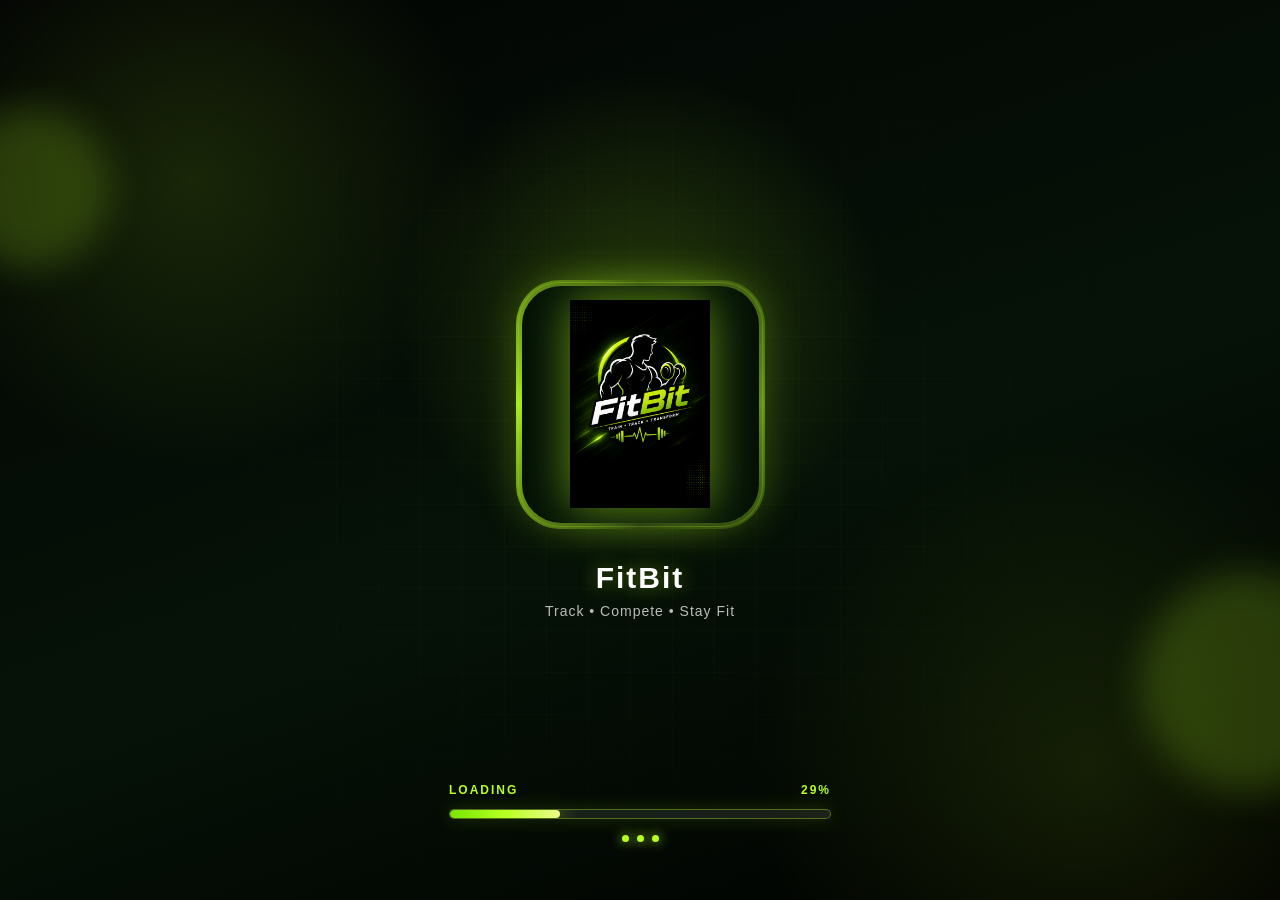
<file: verify-task.html>
<!DOCTYPE html>
<html lang="en">
<head>
  <meta charset="UTF-8">
  <title>Verify Tasks | FitProof</title>
  <meta name="viewport" content="width=device-width, initial-scale=1.0">
  <link rel="stylesheet" href="css/style.css">
</head>
<body>

<div class="app-layout">

  <button class="mobile-menu" onclick="document.querySelector('.sidebar').classList.toggle('show')">☰ Menu</button>

  <aside class="sidebar">
    <h2>FitProof</h2>
    <a href="dashboard.html">Dashboard</a>
    <a href="submit-task.html">Submit Daily Task</a>
    <a class="active" href="verify-task.html">Verify Tasks</a>
    <a href="leaderboard.html">Leaderboard</a>
    <a href="profile.html">Profile</a>
    <a href="rules.html">Rules</a>
    <a href="#" onclick="logout()">Logout</a>
  </aside>

  <main class="main">
    <div class="topbar">
      <div>
        <h1>Verify Member Tasks</h1>
        <p>Approve genuine workout submissions and earn verification points.</p>
      </div>
    </div>

    <div id="pageMessage"></div>

    <div id="taskList" class="grid grid-2"></div>
  </main>
</div>

<script src="js/app.js"></script>

<script>
protectPage();

const taskList = document.getElementById("taskList");
const pageMessage = document.getElementById("pageMessage");

function showMessage(message, type = "success") {
  pageMessage.innerHTML = `
    <div class="card" style="
      margin-bottom:18px;
      border-left:5px solid ${type === "success" ? "#16a34a" : "#dc2626"};
      background:${type === "success" ? "#ecfdf5" : "#fef2f2"};
      color:${type === "success" ? "#166534" : "#991b1b"};
      font-weight:600;
    ">
      ${message}
    </div>
  `;
}

function setAllButtonsLoading(activeButton, loading, text) {
  const buttons = document.querySelectorAll("button");

  buttons.forEach(btn => {
    btn.disabled = loading;
    btn.style.opacity = loading ? "0.6" : "1";
    btn.style.cursor = loading ? "not-allowed" : "pointer";
  });

  if (activeButton) {
    activeButton.textContent = loading ? "Processing..." : text;
  }
}

async function loadPendingTasks() {
  const user = getUser();

  if (!user) {
    window.location.replace("./index.html");
    return;
  }

  taskList.innerHTML = `<div class="card">Loading pending tasks...</div>`;

  const data = await apiRequest({
    action: "getPendingTasks",
    member_id: user.member_id
  });

  taskList.innerHTML = "";

  if (!data.tasks || data.tasks.length === 0) {
    taskList.innerHTML = `<div class="card">No pending tasks available.</div>`;
    return;
  }

  data.tasks.forEach(task => {
    taskList.innerHTML += `
      <div class="card">
        <h3>${task.member_name}</h3>
        <p><b>Date:</b> ${task.task_date}</p>
        <p><b>Workout:</b> ${task.workout_type}</p>
        <p><b>Category:</b> ${task.exercise_category}</p>
        <p><b>Duration:</b> ${task.duration_minutes} min</p>
        <p><b>Note:</b> ${task.note || "No note"}</p>

        ${task.proof_url ? `<p><a href="${task.proof_url}" target="_blank">View Proof</a></p>` : ""}

        <br>

        <button 
          class="btn-success"
          data-original-text="Approve"
          onclick="verifyTask('${task.task_id}', 'Approved', this)">
          Approve
        </button>

        <button 
          class="btn-danger"
          data-original-text="Reject"
          onclick="verifyTask('${task.task_id}', 'Rejected', this)">
          Reject
        </button>
      </div>
    `;
  });
}

async function verifyTask(taskId, decision, button) {
  const originalText = button ? button.dataset.originalText : decision;

  const comment = prompt("Add comment optional:") || "";
  const user = getUser();

  if (!user) {
    window.location.replace("./index.html");
    return;
  }

  setAllButtonsLoading(button, true, originalText);
  pageMessage.innerHTML = "";

  try {
    const data = await apiRequest({
      action: "verifyTask",
      task_id: taskId,
      verified_by_id: user.member_id,
      verified_by_name: user.name,
      decision,
      comment
    });

    if (data.status === "success") {
      showMessage(data.message || "Verification submitted successfully", "success");

      setTimeout(() => {
        window.location.reload();
      }, 1200);

    } else {
      showMessage(data.message || "Verification failed", "error");
      setAllButtonsLoading(button, false, originalText);
    }

  } catch (err) {
    console.error("VERIFY ERROR:", err);
    showMessage("Something went wrong. Please try again.", "error");
    setAllButtonsLoading(button, false, originalText);
  }
}

loadPendingTasks();
</script>

</body>
</html>
</file>
<file: css/style.css>
:root {
  --dark: #060b0f;
  --card: rgba(13, 20, 26, 0.88);
  --card-2: rgba(255, 255, 255, 0.06);
  --green: #b7ff21;
  --green-2: #73e600;
  --white: #ffffff;
  --muted: #9aa4ad;
  --border: rgba(183, 255, 33, 0.22);
  --shadow: rgba(183, 255, 33, 0.28);

  --primary: #ffffff;
  --secondary: #b7ff21;
  --secondary-dark: #73e600;
  --accent: #b7ff21;
  --danger: #ff4d4d;
  --warning: #fbbf24;
  --orange: #b7ff21;
  --orange-dark: #73e600;
  --light: #0b1117;
}

* {
  box-sizing: border-box;
  margin: 0;
  padding: 0;
}

html {
  scroll-behavior: smooth;
  overflow-x: hidden;
}

body {
  font-family: "Poppins", Arial, sans-serif;
  background:
    radial-gradient(circle at top left, rgba(183,255,33,.25), transparent 30%),
    radial-gradient(circle at bottom right, rgba(115,230,0,.16), transparent 32%),
    linear-gradient(135deg, #030607, #071018 45%, #0b1117);
  color: var(--white);
  min-height: 100vh;
  overflow-x: hidden;
}

a {
  text-decoration: none;
  color: inherit;
}

button,
input,
select,
textarea {
  font-family: inherit;
}

img {
  max-width: 100%;
  display: block;
}

/* AUTH PAGE */

.auth-page {
  min-height: 100vh;
  display: flex;
  align-items: center;
  justify-content: center;
  padding: 18px;
}

.auth-box {
  width: 100%;
  max-width: 460px;
  background: var(--card);
  padding: 28px 20px;
  border-radius: 28px;
  box-shadow:
    0 30px 80px rgba(0,0,0,.55),
    0 0 45px rgba(183,255,33,.12);
  border: 1px solid var(--border);
  backdrop-filter: blur(18px);
  position: relative;
  overflow: hidden;
}

.auth-box::before {
  content: "";
  position: absolute;
  width: 190px;
  height: 190px;
  background: rgba(183,255,33,.18);
  border-radius: 50%;
  top: -80px;
  right: -80px;
  filter: blur(35px);
}

.auth-box::after {
  content: "";
  position: absolute;
  width: 150px;
  height: 150px;
  background: rgba(115,230,0,.12);
  border-radius: 50%;
  bottom: -70px;
  left: -70px;
  filter: blur(35px);
}

.logo,
form {
  position: relative;
  z-index: 2;
}

.logo {
  text-align: center;
  margin-bottom: 24px;
}

.logo h1 {
  color: var(--white);
  font-size: clamp(28px, 7vw, 36px);
  line-height: 1.1;
  letter-spacing: -1px;
}

.logo h1 span,
.logo h1 b {
  color: var(--green);
}

.logo p {
  color: var(--muted);
  margin-top: 8px;
  font-size: 13px;
  letter-spacing: 1.2px;
  text-transform: uppercase;
}

/* FORM */

.form-group {
  margin-bottom: 16px;
}

label {
  display: block;
  font-weight: 700;
  margin-bottom: 8px;
  font-size: 14px;
  color: #d9e2e8;
}

input,
select,
textarea {
  width: 100%;
  padding: 14px 15px;
  border: 1px solid rgba(255,255,255,.1);
  border-radius: 16px;
  outline: none;
  background: var(--card-2);
  color: var(--white);
  transition: 0.25s ease;
  font-size: 15px;
}

select option {
  background: #0b1117;
  color: #ffffff;
}

input:focus,
select:focus,
textarea:focus {
  border-color: var(--green);
  box-shadow: 0 0 0 4px rgba(183,255,33,.12);
  background: rgba(255,255,255,.09);
}

textarea {
  min-height: 110px;
  resize: vertical;
}

button,
.btn {
  display: inline-flex;
  align-items: center;
  justify-content: center;
  border: none;
  padding: 13px 18px;
  border-radius: 16px;
  background: linear-gradient(135deg, var(--green), var(--green-2));
  color: #071018;
  font-weight: 900;
  cursor: pointer;
  transition: 0.3s ease;
  text-align: center;
  min-height: 48px;
  box-shadow: 0 16px 35px var(--shadow);
}

button:hover,
.btn:hover {
  transform: translateY(-2px);
  box-shadow: 0 20px 45px rgba(183,255,33,.34);
}

.btn-success {
  background: linear-gradient(135deg, var(--green), var(--green-2));
  color: #071018;
}

.btn-danger {
  background: linear-gradient(135deg, #ff6b6b, #ef4444);
  color: var(--white);
}

.btn-outline {
  background: transparent;
  color: var(--green);
  border: 1px solid var(--green);
  box-shadow: none;
}

.btn-outline:hover {
  color: #071018;
  background: var(--green);
}

.toggle-text {
  text-align: center;
  margin-top: 18px;
  color: var(--muted);
  font-size: 14px;
}

.toggle-text span {
  color: var(--green);
  font-weight: 800;
  cursor: pointer;
}

.toggle-text span:hover {
  text-decoration: underline;
}

/* LAYOUT */

.app-layout {
  width: 100%;
  min-height: 100vh;
}

.mobile-menu {
  display: inline-flex;
  align-items: center;
  justify-content: center;
  margin: 14px;
  position: relative;
  z-index: 1200;
}

.sidebar {
  width: calc(100% - 28px);
  max-width: 420px;
  background:
    radial-gradient(circle at top, rgba(183,255,33,.16), transparent 36%),
    linear-gradient(180deg, #101820, #05080b);
  color: var(--white);
  padding: 20px;
  position: relative;
  height: auto;
  max-height: 80vh;
  overflow-y: auto;
  z-index: 1000;
  display: none;
  margin: 0 14px 16px;
  border-radius: 24px;
  box-shadow: 0 25px 60px rgba(0,0,0,.45);
  border: 1px solid var(--border);
}

.sidebar.show {
  display: block;
}

.sidebar h2 {
  margin-bottom: 22px;
  color: var(--green);
  font-size: 26px;
}

.sidebar a {
  display: block;
  padding: 13px 14px;
  border-radius: 14px;
  margin-bottom: 8px;
  color: #d9e2e8;
  transition: 0.25s ease;
  font-size: 15px;
}

.sidebar a:hover,
.sidebar a.active {
  background: rgba(183,255,33,.13);
  color: var(--green);
}

.main {
  width: 100%;
  padding: 14px;
}

.topbar {
  background: var(--card);
  border-radius: 24px;
  padding: 18px;
  box-shadow: 0 25px 60px rgba(0,0,0,.35);
  margin-bottom: 20px;
  display: flex;
  flex-direction: column;
  align-items: stretch;
  gap: 15px;
  border: 1px solid var(--border);
  backdrop-filter: blur(16px);
}

.topbar h1 {
  font-size: clamp(22px, 6vw, 28px);
  line-height: 1.25;
  color: var(--white);
}

.topbar p {
  color: var(--muted);
  margin-top: 4px;
  font-size: 14px;
}

.topbar .btn,
.topbar button {
  width: 100%;
}

/* GRID */

.grid {
  display: grid;
  gap: 16px;
}

.grid-4,
.grid-3,
.grid-2 {
  grid-template-columns: 1fr;
}

/* CARDS */

.card {
  background: var(--card);
  padding: 18px;
  border-radius: 22px;
  box-shadow: 0 20px 45px rgba(0,0,0,.32);
  border: 1px solid var(--border);
  transition: 0.3s ease;
  min-width: 0;
  color: var(--white);
  backdrop-filter: blur(14px);
}

.card:hover {
  transform: translateY(-3px);
  box-shadow:
    0 25px 60px rgba(0,0,0,.4),
    0 0 25px rgba(183,255,33,.12);
}

.stat-card h3 {
  font-size: clamp(30px, 8vw, 36px);
  color: var(--green);
  line-height: 1.1;
}

.stat-card p {
  color: var(--muted);
  margin-top: 8px;
  font-size: 14px;
}

.streak-card {
  background:
    radial-gradient(circle at top right, rgba(183,255,33,.18), transparent 36%),
    rgba(13, 20, 26, 0.9);
  border: 1px solid rgba(183,255,33,.38);
}

.streak-card h3,
.highlight-card h3 {
  color: var(--green);
}

.highlight-card {
  background:
    radial-gradient(circle at top right, rgba(183,255,33,.2), transparent 36%),
    rgba(13, 20, 26, 0.9);
  border: 1px solid rgba(183,255,33,.38);
}

.highlight-card h2 {
  line-height: 1.15;
  font-size: clamp(24px, 6vw, 34px);
  color: var(--green);
}

.section-title {
  margin: 26px 0 14px;
  font-size: clamp(20px, 5vw, 24px);
  line-height: 1.3;
  color: var(--white);
}

/* TABLE */

.table-box {
  width: 100%;
  background: var(--card);
  border-radius: 22px;
  box-shadow: 0 25px 60px rgba(0,0,0,.35);
  overflow-x: auto;
  -webkit-overflow-scrolling: touch;
  border: 1px solid var(--border);
}

table {
  width: 100%;
  border-collapse: collapse;
  min-width: 720px;
  color: var(--white);
}

th,
td {
  padding: 13px;
  border-bottom: 1px solid rgba(255,255,255,.08);
  text-align: left;
  vertical-align: middle;
  font-size: 14px;
}

th {
  background: rgba(183,255,33,.1);
  color: var(--green);
  font-size: 13px;
  white-space: nowrap;
}

tbody tr:hover {
  background: rgba(255,255,255,.04);
}

/* BADGES */

.badge {
  display: inline-block;
  padding: 6px 11px;
  border-radius: 50px;
  font-size: 12px;
  font-weight: 800;
  white-space: nowrap;
}

.pending {
  background: rgba(251,191,36,.16);
  color: #fbbf24;
}

.valid,
.approved {
  background: rgba(183,255,33,.16);
  color: var(--green);
}

.rejected {
  background: rgba(239,68,68,.16);
  color: #ff6b6b;
}

/* TEASE WALL */

.tease-item {
  padding: 14px 0;
  border-bottom: 1px solid rgba(255,255,255,.08);
}

.tease-item:last-child {
  border-bottom: none;
}

.tease-item strong {
  color: var(--green);
}

.tease-item p {
  margin-top: 6px;
  line-height: 1.5;
  font-size: 14px;
  color: #d9e2e8;
}

.tease-time {
  display: block;
  color: var(--muted);
  font-size: 13px;
  margin-top: 4px;
}

/* SMALL MOBILE */

@media (max-width: 380px) {
  .main {
    padding: 10px;
  }

  .auth-page {
    padding: 12px;
  }

  .auth-box {
    padding: 22px 14px;
  }

  .topbar,
  .card {
    padding: 16px;
    border-radius: 18px;
  }

  button,
  .btn {
    padding: 12px 14px;
    font-size: 14px;
  }

  input,
  select,
  textarea {
    font-size: 14px;
  }
}

/* TABLET */

@media (min-width: 640px) {
  .auth-box {
    padding: 34px;
  }

  .main {
    padding: 22px;
  }

  .grid {
    gap: 20px;
  }

  .grid-4,
  .grid-3,
  .grid-2 {
    grid-template-columns: repeat(2, 1fr);
  }

  .card {
    padding: 22px;
  }

  .topbar {
    flex-direction: row;
    align-items: center;
    justify-content: space-between;
  }

  .topbar .btn,
  .topbar button {
    width: auto;
  }
}

/* DESKTOP */

@media (min-width: 901px) {
  .app-layout {
    display: flex;
  }

  .mobile-menu {
    display: none;
  }

  .sidebar {
    display: block;
    width: 260px;
    max-width: none;
    height: 100vh;
    max-height: none;
    position: fixed;
    left: 0;
    top: 0;
    margin: 0;
    border-radius: 0;
    padding: 25px;
  }

  .sidebar h2 {
    font-size: 30px;
    margin-bottom: 30px;
  }

  .sidebar a:hover,
  .sidebar a.active {
    transform: translateX(4px);
  }

  .main {
    margin-left: 260px;
    width: calc(100% - 260px);
    padding: 30px;
  }

  .topbar {
    padding: 22px 26px;
    border-radius: 24px;
    margin-bottom: 25px;
  }

  .card {
    padding: 24px;
    border-radius: 24px;
  }

  .grid {
    gap: 22px;
  }

  .grid-3 {
    grid-template-columns: repeat(3, 1fr);
  }

  .grid-4 {
    grid-template-columns: repeat(4, 1fr);
  }

  .grid-2 {
    grid-template-columns: repeat(2, 1fr);
  }

  button,
  .btn {
    width: auto;
  }
}

/* MEDIUM DESKTOP */

@media (min-width: 901px) and (max-width: 1200px) {
  .grid-4 {
    grid-template-columns: repeat(2, 1fr);
  }

  .grid-3 {
    grid-template-columns: repeat(2, 1fr);
  }
}
</file>
